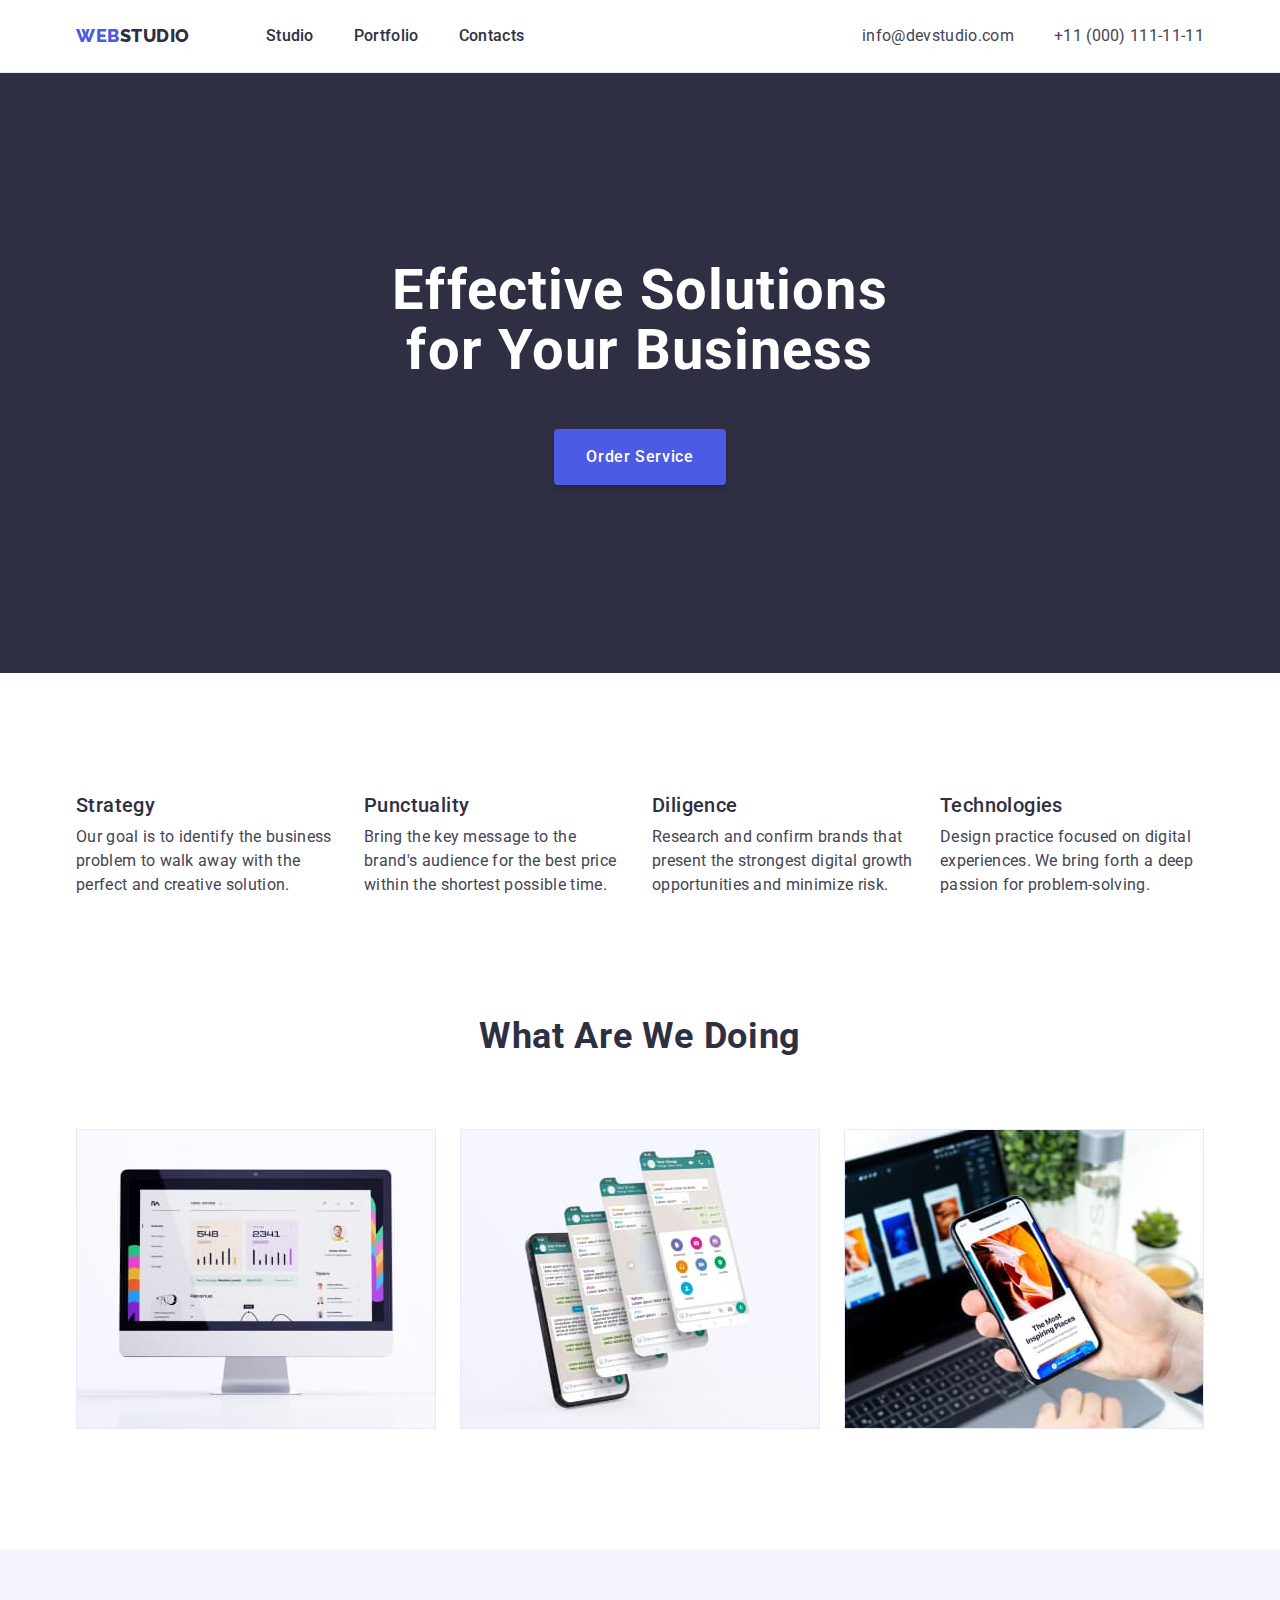
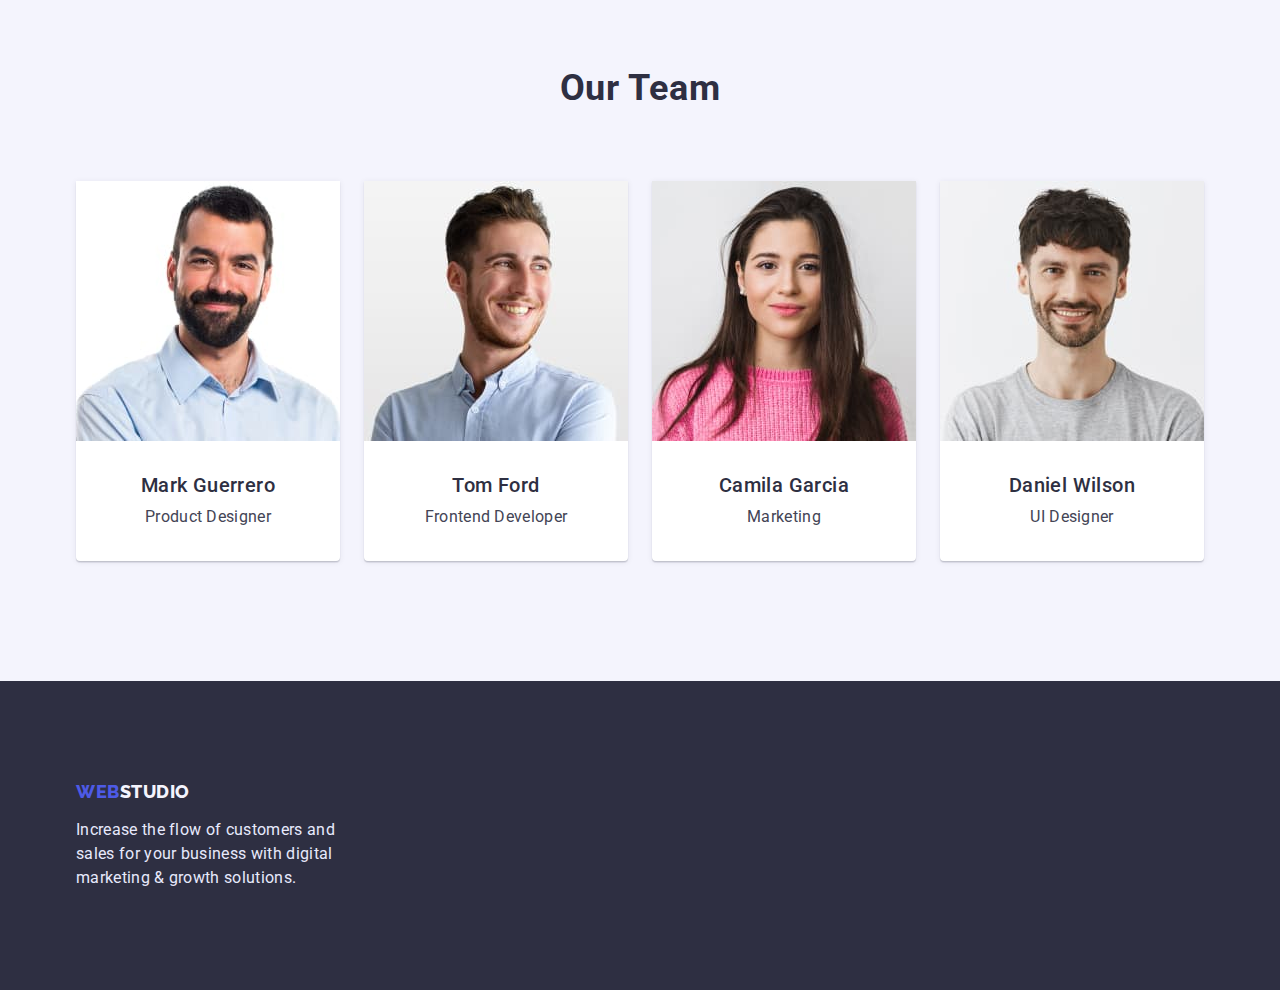
<file: index.html>
<!DOCTYPE html>
<html lang="en">
  <head>
    <meta charset="UTF-8" />
    <meta http-equiv="X-UA-Compatible" content="IE=edge" />
    <meta name="viewport" content="width=device-width, initial-scale=1.0" />
    <title>WebStudio</title>
    <link rel="preconnect" href="https://fonts.googleapis.com" />
    <link rel="preconnect" href="https://fonts.gstatic.com" crossorigin />
    <link
      href="https://fonts.googleapis.com/css2?family=Raleway:wght@800&family=Roboto:wght@400;500;700;900&display=swap"
      rel="stylesheet"
    />
    <link rel="stylesheet" href="https://cdn.jsdelivr.net/npm/modern-normalize@1.1.0/modern-normalize.min.css">
    <link rel="stylesheet" href="./css/styles.css" />
  </head>
  <body>
    <header class="section-header">
      <div class="container header-container">
        <nav class="nav">
          <a href="" class="logo up link">Web<span>Studio</span></a>
          <ul class="nav-list list">
            <li class="nav-item"><a href="./index.html" class="link">Studio</a></li>
            <li class="nav-item"><a href="./portfolio.html" class="link">Portfolio</a></li>
            <li class="nav-item"><a href="" class="link">Contacts</a></li>
          </ul>
        </nav>
        <address>
          <ul class="address-list list">
            <li class="address-item">
              <a href="mailto:info@devstudio.com" class="link">info@devstudio.com</a>
            </li>
            <li class="address-item">
              <a href="tel:+110001111111" class="link">+11 (000) 111-11-11</a>
            </li>
          </ul>
        </address>
      </div>
    </header>
    <main>
      <!--Hero section-->
      <section class="section-hero">
        <h1 class="hero-title">Effective Solutions for Your Business</h1>
        <button class="hero-btn" type="button">Order Service</button>
      </section>

      <!--About section-->
      <section class="section-about">
        <div class="container about-container">
          <h2 class="visually-hidden">About</h2>
          <ul class="about-list list">
            <li class="about-item">
              <h3 class="about-subtitle">Strategy</h3>
              <p class="about-text">
              Our goal is to identify the business problem to walk away with the
              perfect and creative solution.
              </p>
            </li> 
            <li class="about-item">
              <h3 class="about-subtitle">Punctuality</h3>
              <p class="about-text">
              Bring the key message to the brand's audience for the best price
              within the shortest possible time.
              </p>
            </li>
            <li class="about-item">
              <h3 class="about-subtitle">Diligence</h3>
              <p class="about-text">
              Research and confirm brands that present the strongest digital
              growth opportunities and minimize risk.
              </p>
            </li> 
            <li class="about-item">
              <h3 class="about-subtitle">Technologies</h3>
              <p class="about-text">
              Design practice focused on digital experiences. We bring forth a
              deep passion for problem-solving.
              </p>
            </li>
          </ul>
        </div>
      </section>

      <!--What are we doing-->
      <section class="section-doing">
        <div class="container doing-container">
          <h2 class="doing-title">What are we doing</h2>
          <ul class="doing-list list">
            <li class="doing-item">
             <img class="doing-img"
              src="./images/rectangle1.jpg"
              alt="Monitor"
              width="360"
              height="300"
             />
            </li>
           <li  class="doing-item">
              <img class="doing-img"
              src="./images/rectangle2.jpg"
              alt="Telephon"
              width="360"
              height="300"
              />
           </li>
           <li  class="doing-item">
              <img class="doing-img"
              src="./images/rectangle3.jpg"
              alt="Gadgets"
              width="360"
              height="300"
              />
           </li>
          </ul>
        </div>
      </section>
      
      <!--Our team-->
      <section class="section-team">
        <div class="container team-container">
          <h2 class="team-title">Our Team</h2>
          <ul class="team-list list">
             <li class="team-item">
               <img class="team-img" src="./images/img1.jpg" alt="Photo" width="264" height="260" />
               <div class="team-item-block">
                  <h3 class="team-subtitle">Mark Guerrero</h3>
                  <p class="team-text">Product Designer</p>
                </div>
              </li>
              <li class="team-item">
                <img class="team-img" src="./images/img2.jpg" alt="Photo" width="264" height="260" />
                <div class="team-item-block">
                  <h3 class="team-subtitle">Tom Ford</h3>
                  <p class="team-text">Frontend Developer</p>
                </div>
              </li>
              <li class="team-item">
                <img class="team-img" src="./images/img3.jpg" alt="Photo" width="264" height="260" />
                <div class="team-item-block">
                  <h3 class="team-subtitle">Camila Garcia</h3>
                  <p class="team-text">Marketing</p>
                </div>
             </li>
             <li class="team-item">
               <img class="team-img" src="./images/img4.jpg" alt="Photo" width="264" height="260" />
               <div class="team-item-block">
                  <h3 class="team-subtitle">Daniel Wilson</h3>
                  <p class="team-text">UI Designer</p>
                </div>
              </li>
          </ul>
        </div>
      </section>
    </main>
    <footer class="section-footer">
      <div class="container footer-container">
        <a href="./index.html" class="logo down link">Web<span>Studio</span></a>
        <p class="footer-text">
        Increase the flow of customers and sales for your business with digital
        marketing & growth solutions.
        </p>
      </div> 
    </footer>
  </body>
</html>
</file>
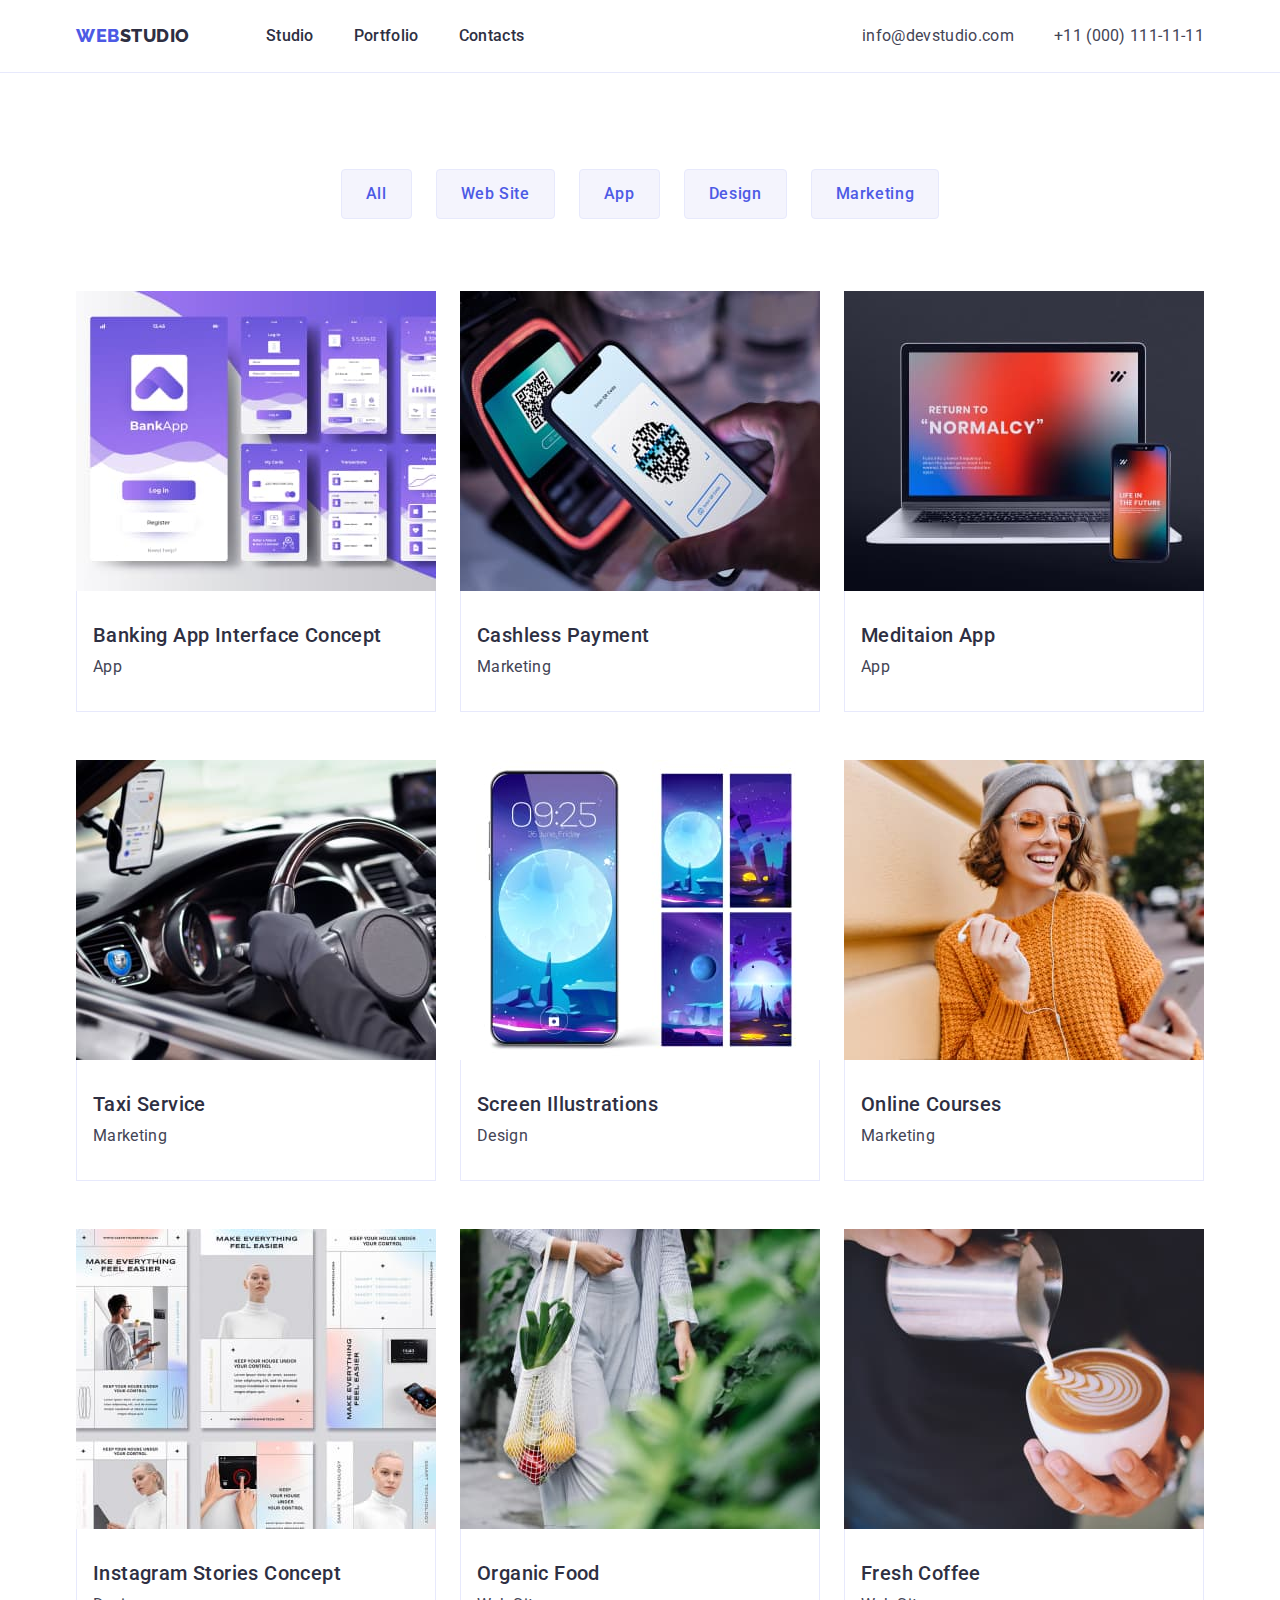
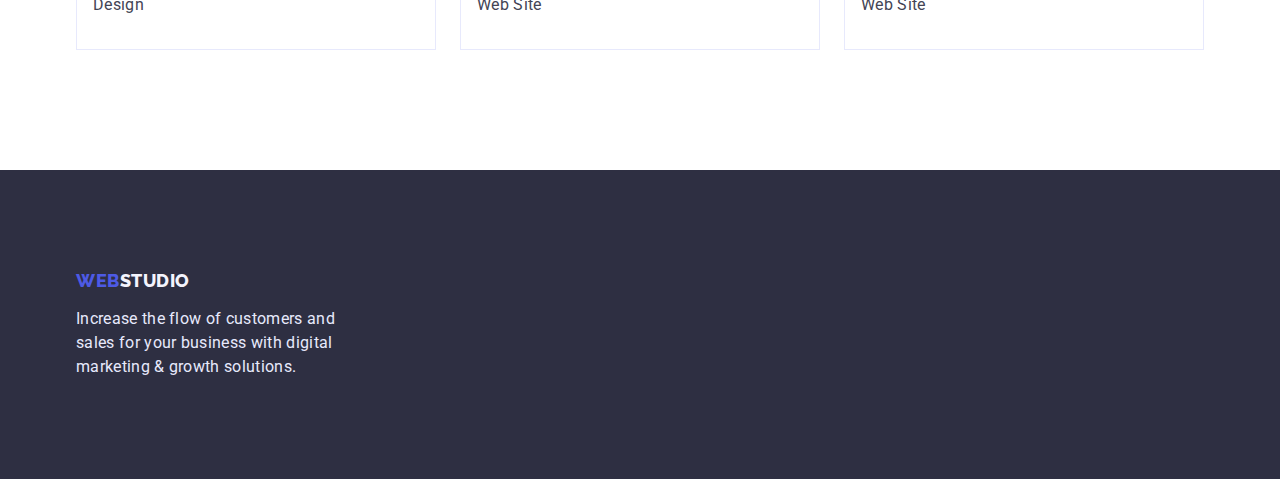
<file: portfolio.html>
<!DOCTYPE html>
<html lang="en">
<head>
    <meta charset="UTF-8">
    <meta http-equiv="X-UA-Compatible" content="IE=edge">
    <meta name="viewport" content="width=device-width, initial-scale=1.0">
    <title>Portfolio</title>
    <link rel="preconnect" href="https://fonts.googleapis.com" />
    <link rel="preconnect" href="https://fonts.gstatic.com" crossorigin />
    <link
      href="https://fonts.googleapis.com/css2?family=Raleway:wght@800&family=Roboto:wght@400;500;700;900&display=swap"
      rel="stylesheet"
    />
    <link rel="stylesheet" href="https://cdn.jsdelivr.net/npm/modern-normalize@1.1.0/modern-normalize.min.css">
    <link rel="stylesheet" href="./css/styles.css" />
</head>
<body>
  <header class="section-header">
    <div class="container header-container">
      <nav class="nav">
        <a href="" class="logo up link">Web<span>Studio</span></a>
        <ul class="nav-list list">
          <li class="nav-item"><a href="./index.html" class="link">Studio</a></li>
          <li class="nav-item"><a href="./portfolio.html" class="link">Portfolio</a></li>
          <li class="nav-item"><a href="" class="link">Contacts</a></li>
        </ul>
      </nav>
      <address>
        <ul class="address-list list">
          <li class="address-item">
            <a href="mailto:info@devstudio.com" class="link">info@devstudio.com</a>
          </li>
          <li class="address-item">
            <a href="tel:+110001111111" class="link">+11 (000) 111-11-11</a>
          </li>
        </ul>
      </address>
    </div>
  </header>
      <main>
        <section class="section-portfolio">
          <div class="container portfolio-btn-container">
            <h1 class="visually-hidden">Our portfolio</h1>
            <ul class="potfolio-btn-list list">
              <li class="portfolio-btn-item"><button class="portfolio-btn" type="button">All</button></li>
              <li class="portfolio-btn-item"><button class="portfolio-btn" type="button">Web Site</button></li>
              <li class="portfolio-btn-item"><button class="portfolio-btn" type="button">App</button></li>
              <li class="portfolio-btn-item"><button class="portfolio-btn" type="button">Design</button></li>
              <li class="portfolio-btn-item"><button class="portfolio-btn" type="button">Marketing</button></li>
            </ul>
            <ul class="portfolio-list list">
                <li class="portfolio-item">
                    <a href="" class="link"><img class="portfolio-img" src="./images/imgportoflio1.jpg" alt="Photo" width="360" height="300" />
                      <div class="portfolio-item-block">
                        <h2 class="portfolio-subtitle">Banking App Interface Concept</h2>
                        <p class="portfolio-text">App</p>
                      </div>
                    </a>
                </li>
                <li class="portfolio-item">
                    <a href="" class="link"><img class="portfolio-img" src="./images/imgportoflio2.jpg" alt="Photo" width="360" height="300" />
                      <div class="portfolio-item-block">
                        <h2 class="portfolio-subtitle">Cashless Payment</h2>
                        <p class="portfolio-text">Marketing</p>
                      </div>
                    </a>
                </li>
                <li class="portfolio-item">
                    <a href="" class="link"><img class="portfolio-img" src="./images/imgportoflio3.jpg" alt="Photo" width="360" height="300" />
                      <div class="portfolio-item-block">
                        <h2 class="portfolio-subtitle">Meditaion App</h2>
                        <p class="portfolio-text">App</p>
                      </div>
                    </a>
                </li>
                <li class="portfolio-item">
                    <a href="" class="link"><img class="portfolio-img" src="./images/imgportoflio4.jpg" alt="Photo" width="360" height="300" />
                      <div class="portfolio-item-block">
                        <h2 class="portfolio-subtitle">Taxi Service</h2>
                        <p class="portfolio-text">Marketing</p>
                      </div>
                    </a>
                </li>
                <li class="portfolio-item">
                    <a href="" class="link"><img class="portfolio-img" src="./images/imgportoflio5.jpg" alt="Photo" width="360" height="300" />
                      <div class="portfolio-item-block">
                        <h2 class="portfolio-subtitle">Screen Illustrations</h2>
                        <p class="portfolio-text">Design</p>
                      </div>
                    </a>
                </li>
                <li class="portfolio-item">
                    <a href="" class="link"><img class="portfolio-img" src="./images/imgportoflio6.jpg" alt="Photo" width="360" height="300" />
                      <div class="portfolio-item-block">
                        <h2 class="portfolio-subtitle">Online Courses</h2>
                        <p class="portfolio-text">Marketing</p>
                      </div>
                    </a>
                </li>
                <li class="portfolio-item">
                    <a href="" class="link"><img class="portfolio-img" src="./images/imgportoflio7.jpg" alt="Photo" width="360" height="300" />
                      <div class="portfolio-item-block">
                        <h2 class="portfolio-subtitle">Instagram Stories Concept</h2>
                        <p class="portfolio-text">Design</p>
                      </div>
                    </a>
                </li>
                <li class="portfolio-item">
                    <a href="" class="link"><img class="portfolio-img" src="./images/imgportoflio8.jpg" alt="Photo" width="360" height="300" />
                      <div class="portfolio-item-block">
                       <h2 class="portfolio-subtitle">Organic Food</h2>
                        <p class="portfolio-text">Web Site</p>
                      </div>
                    </a>
                </li>
                <li class="portfolio-item">
                    <a href="" class="link"><img class="portfolio-img" src="./images/imgportoflio9.jpg" alt="Photo" width="360" height="300" />
                      <div class="portfolio-item-block">
                        <h2 class="portfolio-subtitle">Fresh Coffee</h2>
                        <p class="portfolio-text">Web Site</p>
                      </div>
                    </a>
                </li>
            </ul>
          </div>    
        </section>
      </main>
      <footer class="section-footer">
        <div class="container footer-container">
          <a href="./index.html" class="logo down link">Web<span>Studio</span></a>
          <p class="footer-text">
          Increase the flow of customers and sales for your business with digital
          marketing & growth solutions.
          </p>
        </div> 
      </footer>

</body>
</html>
</file>
<file: css/styles.css>
:root {
  --color-web: #4d5ae5;
  --color-title: #2e2f42;
  --color-text: #434455;
  --color-white: #ffffff;
  --color-footer-studio: #f4f4fd;
  --color-footer-text: #e7e9fc;
  --color-background-light: #f4f4fd;
  --color-background-dark: #2e2f42;
  --color-hover: #404bbf;
}

h1, h2, h3, h4, h5, h6, p {
  margin-top: 0;
  margin-bottom: 0;
}
 ul, ol {
  margin-top: 0;
  margin-bottom: 0;
  padding-left: 0;
 }

 img {
  display: block;
 }

body {
  color: var(--color-text);
  font-family: "Roboto", sans-serif;
  background-color: var(--color-white); 
}

.container {
  width: 1158px;
  margin-left: auto;
  margin-right: auto;
  padding-left: 15px;
  padding-right: 15px;
}

/* --------------Navigation------------------ */
.section-header {
  padding-top: 24px;
  padding-bottom: 24px;
  border-bottom: 1px solid var(--color-footer-text);
}

.header-container {
  display: flex;
  justify-content: space-between;
}
.nav {
  display: flex;
  align-items: center;
}
.nav-list {
  display: flex;
  align-items: center;
}
.address-list {
  display: flex;
  align-items: center;
}
.up {
  margin-right: 76px;
}
 .nav-item:not(:last-child) {
  margin-right: 40px;
  } 
.address-item:not(:last-child) {
    margin-right: 40px;
} 
.link {
  text-decoration: none;
}

.logo {
  font-family: "Raleway", sans-serif;
  font-weight: 800;
  font-size: 18px;
  line-height: 1.33;
  letter-spacing: 0.03em;
  text-transform: uppercase;
  color: var(--color-web);
}

.nav-item > .link {
  color: var(--color-title);
  font-weight: 500;
  font-size: 16px;
  line-height: 1.5;
  letter-spacing: 0.02em;
}

.up > span {
    color: var(--color-title);
}

.nav-item :hover,
.nav-item :focus {
  color: var(--color-hover);
}

.list {
  list-style: none;
}

.address-item > .link {
  color: var(--color-text);
  font-style: normal;
  font-size: 16px;
  line-height: 1.5;
  letter-spacing: 0.02em;
}

.address-item :hover,
.address-item :focus {
  color: var(--color-hover);
}

/* ------------------HERO---------------------------- */

.section-hero {
  padding-top: 188px;
  padding-bottom: 188px;
  text-align: center;
  background-color: var(--color-background-dark); 
}

.hero-title {
 max-width: 496px;
 min-height: 120px;
  font-weight: 700;
  font-size: 56px;
  line-height: 1.07;
  letter-spacing: 0.02em;
  color: var(--color-white);
  margin: auto;
  margin-bottom: 48px;
}

.hero-btn {
  display: inline-block;
  padding: 16px 32px;
  border: none;
  font-family: inherit;
  font-weight: 500;
  font-size: 16px;
  line-height: 1.5;
  letter-spacing: 0.04em;
  color: var(--color-white);
  background-color: var(--color-web);
  box-shadow: 0px 4px 4px rgba(0, 0, 0, 0.15);
  border-radius: 4px;
  cursor: pointer;
}
.hero-btn:hover,
.hero-btn:focus {
  background-color: var(--color-hover);
}
/* ------------------ABOUT---------------------------- */
.section-about {
  padding-top: 120px;
  padding-bottom: 120px;
}
.about-list {
  display: flex;
}
  
.about-item {
  width: calc(100% / 3);
}

.about-item:not(:last-child) {
  margin-right: 24px;
}

.visually-hidden {
    position: absolute;
    width: 1px;
    height: 1px;
    margin: -1px;
    border: 0;
    padding: 0;   
    white-space: nowrap;
    clip-path: inset(100%);
    clip: rect(0 0 0 0);
    overflow: hidden;
}

.about-subtitle {
    font-weight: 500;
    font-size: 20px;
    line-height: 1.2;
    letter-spacing: 0.02em;
    color: var(--color-title);
    margin-bottom: 8px;
}
.about-text {
    font-size: 16px;
    line-height: 1.5;
    letter-spacing: 0.02em;
}

/* ------------------DOING---------------------------- */
.section-doing {
  padding-bottom: 120px;
}
.doing-list {
  display: flex;
  flex-wrap: wrap;
}

.doing-item {
  width: calc((100% - 48px) / 3);
}

.doing-item:not(:last-child) {
  margin-right: 24px;
}
.doing-title {
    font-weight: 700;
    font-size: 36px;
    line-height: 1.11;
    text-align: center;
    letter-spacing: 0.02em;
    text-transform: capitalize;
    color: var(--color-title);
    margin-bottom: 72px;
}

/* ------------------TEAM---------------------------- */
.section-team {
  background-color: var(--color-background-light);  
  padding-top: 120px;
  padding-bottom: 120px; 
}
.team-list {
  display: flex;
}

.team-item {
  width: calc((100% - 72px) / 4);
  background: var(--color-white);
  box-shadow: 0px 1px 6px rgba(46, 47, 66, 0.08), 0px 1px 1px rgba(46, 47, 66, 0.16), 0px 2px 1px rgba(46, 47, 66, 0.08);
  border-radius: 0px 0px 4px 4px;
}
.team-item:not(:last-child) {
  margin-right: 24px;
}

.team-title {    
    font-weight: 700;
    font-size: 36px;
    line-height: 1.11;
    text-align: center;
    letter-spacing: 0.02em;
    text-transform: capitalize;
    color: var(--color-title);
    margin-bottom: 72px;
}

.team-subtitle { 
    font-weight: 500;
    font-size: 20px;
    line-height: 1.2;
    letter-spacing: 0.02em;
    color: var(--color-title);
    margin-bottom: 8px;
}

.team-text {
    font-size: 16px;
    line-height: 1.5;
    letter-spacing: 0.02em;
    color: var(--color-text);
}
.team-item-block {
  text-align: center;
  padding-top: 32px;
  padding-bottom: 32px;
}
 
/* ------------------FOOTER---------------------------- */
.section-footer {
  background-color: var(--color-background-dark);  
  padding-top: 100px;
  padding-bottom: 100px;
}

.down {
    display: block;
    line-height: 1.17;
    margin-bottom: 16px;
}
.down > span {
  color: var(--color-footer-studio);  
}
.footer-text {
  font-size: 16px;
  line-height: 1.5;
  letter-spacing: 0.02em;
  color: var(--color-footer-text);  
  width: 264px;
  min-height: 72px; 
}
/* ------------------PORTFOLIO---------------------------- */
.section-portfolio {
  padding-top: 96px;
  padding-bottom: 120px;
}

.portfolio-btn {
  padding: 12px 24px;
  border-radius: 4px;
  border: 1px solid var(--color-footer-text);
  font-family: inherit;
  font-weight: 500;
  font-size: 16px;
  line-height: 1.5;
  letter-spacing: 0.04em;
  color: var(--color-web);
  background: var(--color-footer-studio);
  cursor: pointer;
}

.portfolio-btn-item :hover,
.portfolio-btn-item :focus {
  color: var(--color-white);
  background-color: var(--color-hover); 
  box-shadow: 0px 3px 1px rgba(0, 0, 0, 0.1), 0px 2px 1px rgba(0, 0, 0, 0.08), 0px 2px 2px rgba(0, 0, 0, 0.12);
  border-color: transparent;
}
.potfolio-btn-list {
  display: flex;
  justify-content: center;
   margin-bottom: 72px;
}

.portfolio-btn-item:not(:last-child) {
  margin-right: 24px;
}
.portfolio-list {
  display: flex;
  flex-wrap: wrap;
}

.portfolio-item {
 width: calc((100% - 48px) / 3);
 background: var(--color-white);
}
.portfolio-item:not(:nth-child(3n)) {
  margin-right: 24px;
}
.portfolio-item:not(:nth-last-child(-n+3)) {
  margin-bottom: 48px;
}

.portfolio-subtitle {
  font-weight: 500;
  font-size: 20px;
  line-height: 1.2;
  letter-spacing: 0.02em;
  color: var(--color-background-dark);
  margin-bottom: 8px;
}
.portfolio-text {
  font-size: 16px;
  line-height: 1.5;
  letter-spacing: 0.02em;
  color: var(--color-text);
}
.portfolio-item-block {
  padding-top: 32px;
  padding-bottom: 32px;
  padding-left: 16px;
  border: 1px solid var(--color-footer-text);
  border-top: none; 
}
</file>
